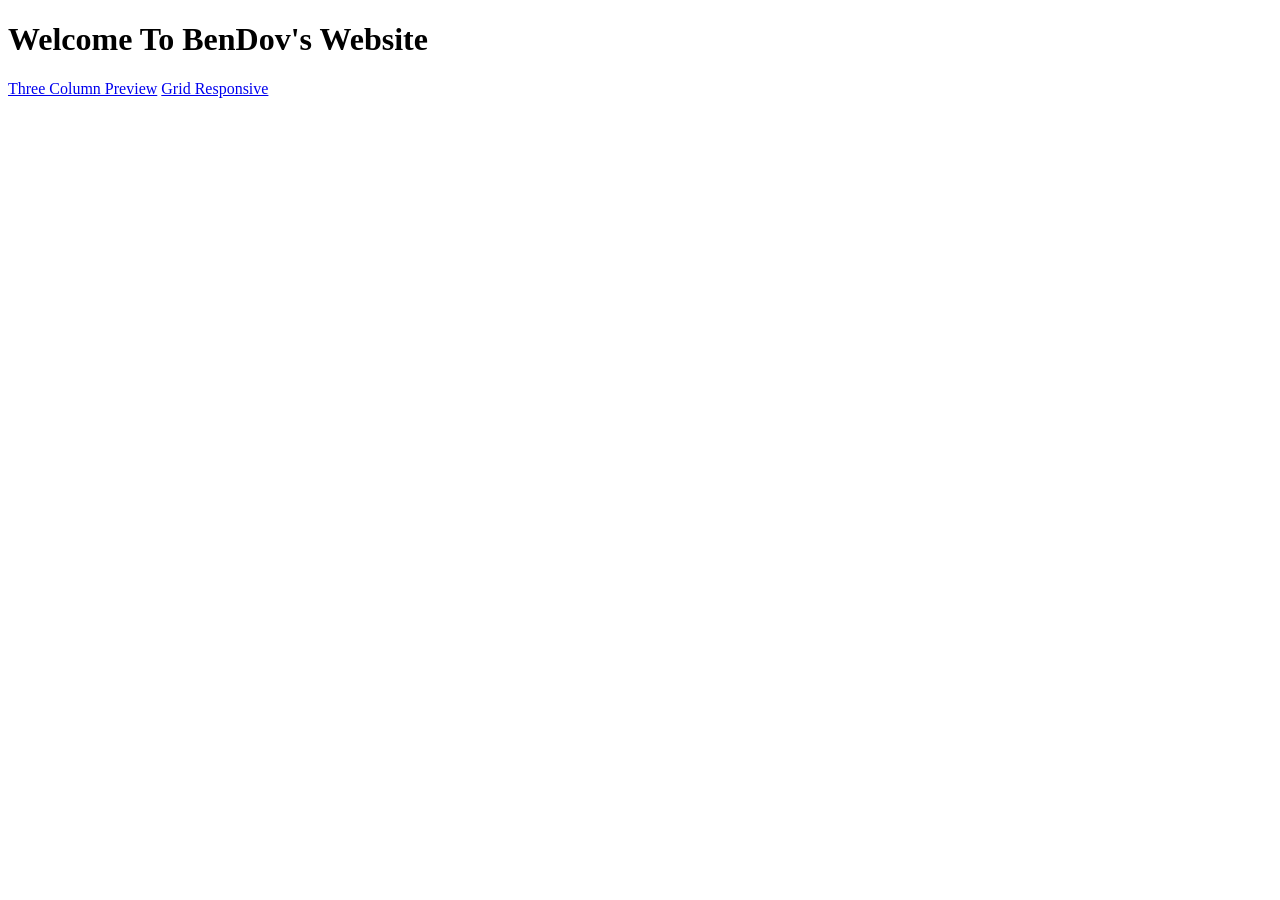
<file: index.html>
<!DOCTYPE html>
<html lang="en">
<head>
    <meta charset="UTF-8">
    <meta http-equiv="X-UA-Compatible" content="IE=edge">
    <meta name="viewport" content="width=device-width, initial-scale=1.0">
    <title>BenDov's Website</title>
</head>
<body>
    <h1>Welcome To BenDov's Website</h1>
    <a href="./ThreeColumnPreview/">Three Column Preview</a>
    <a href="./testimonials-grid-section-main/testimonials-grid-section-main/">Grid Responsive</a>
</body>
</html>
</file>
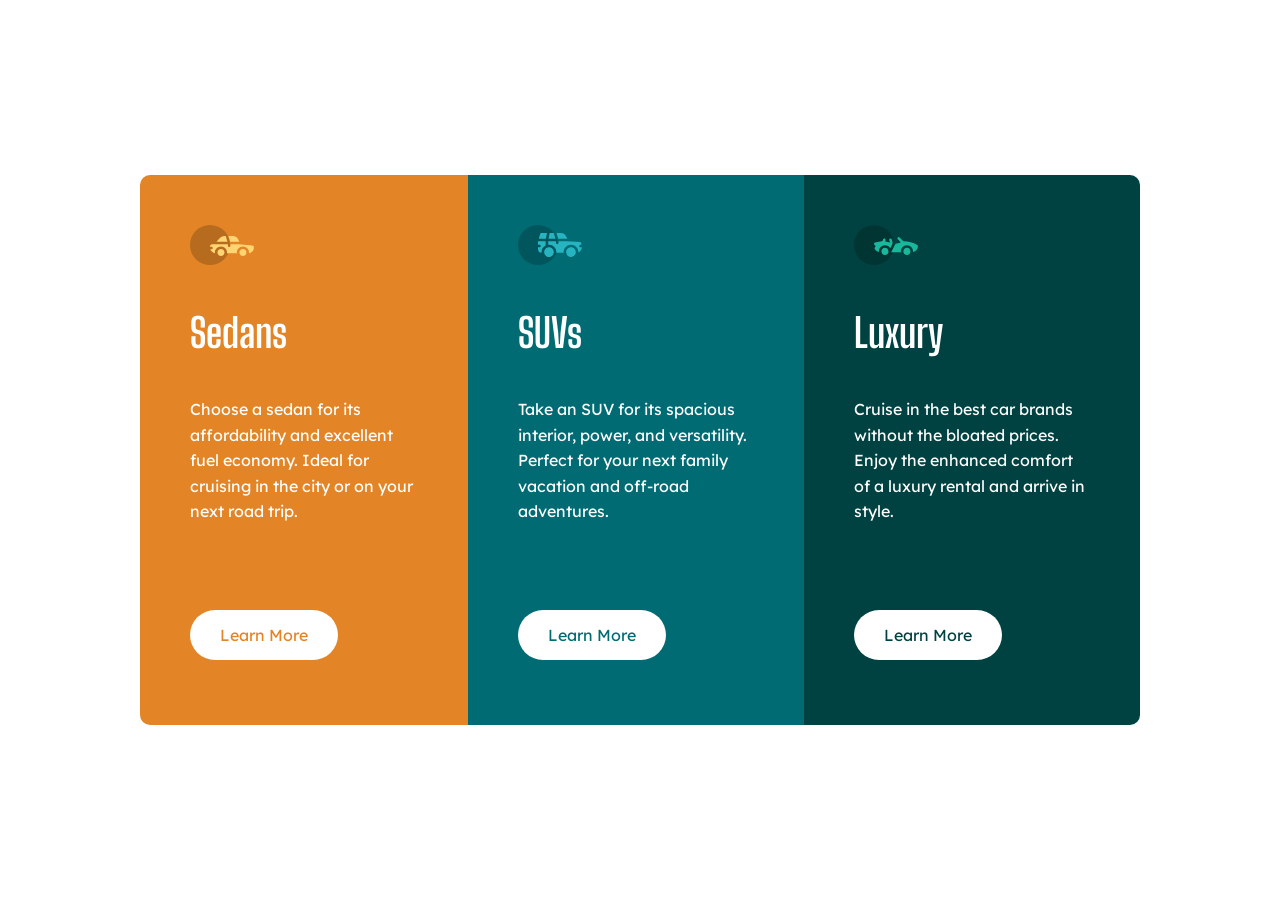
<file: ThreeColumnPreview/index.html>
<!DOCTYPE html>
<html lang="en">

<head>
  <meta charset="UTF-8">
  <meta name="viewport" content="width=device-width, initial-scale=1.0">
  <!-- displays site properly based on user's device -->

  <link rel="icon" type="image/png" sizes="32x32" href="./images/favicon-32x32.png">

  <title>Frontend Mentor | 3-column preview card component</title>

  <link rel="stylesheet" href="style.css">
  <link rel="preconnect" href="https://fonts.googleapis.com">
  <link rel="preconnect" href="https://fonts.gstatic.com" crossorigin>
  <link href="https://fonts.googleapis.com/css2?family=Big+Shoulders+Display:wght@700&family=Lexend+Deca&display=swap" rel="stylesheet">
  </style>
</head>

<body>
  <div class="container">
    <div class="orange-window">
      <img src="./images/icon-sedans.svg" alt="">
      <h1>Sedans</h1>
      <p>Choose a sedan for its affordability and excellent fuel economy. Ideal for cruising in the city
        or on your next road trip.</p>
        <a href="#">Learn More</a>
    </div>

    <div class="blue-window">
      <img src="./images/icon-suvs.svg" alt="">
      <h1>SUVs</h1>
      <p>Take an SUV for its spacious interior, power, and versatility. Perfect for your next family vacation
        and off-road adventures.</p>
        <a href="#">Learn More</a>
    </div>

    <div class="green-window">
      <img src="./images/icon-luxury.svg" alt="">
      <h1>Luxury</h1>
      <p>Cruise in the best car brands without the bloated prices. Enjoy the enhanced comfort of a luxury
        rental and arrive in style.</p>
        <a href="#">Learn More</a>
    </div>
  </div>
</body>

</html>
</file>
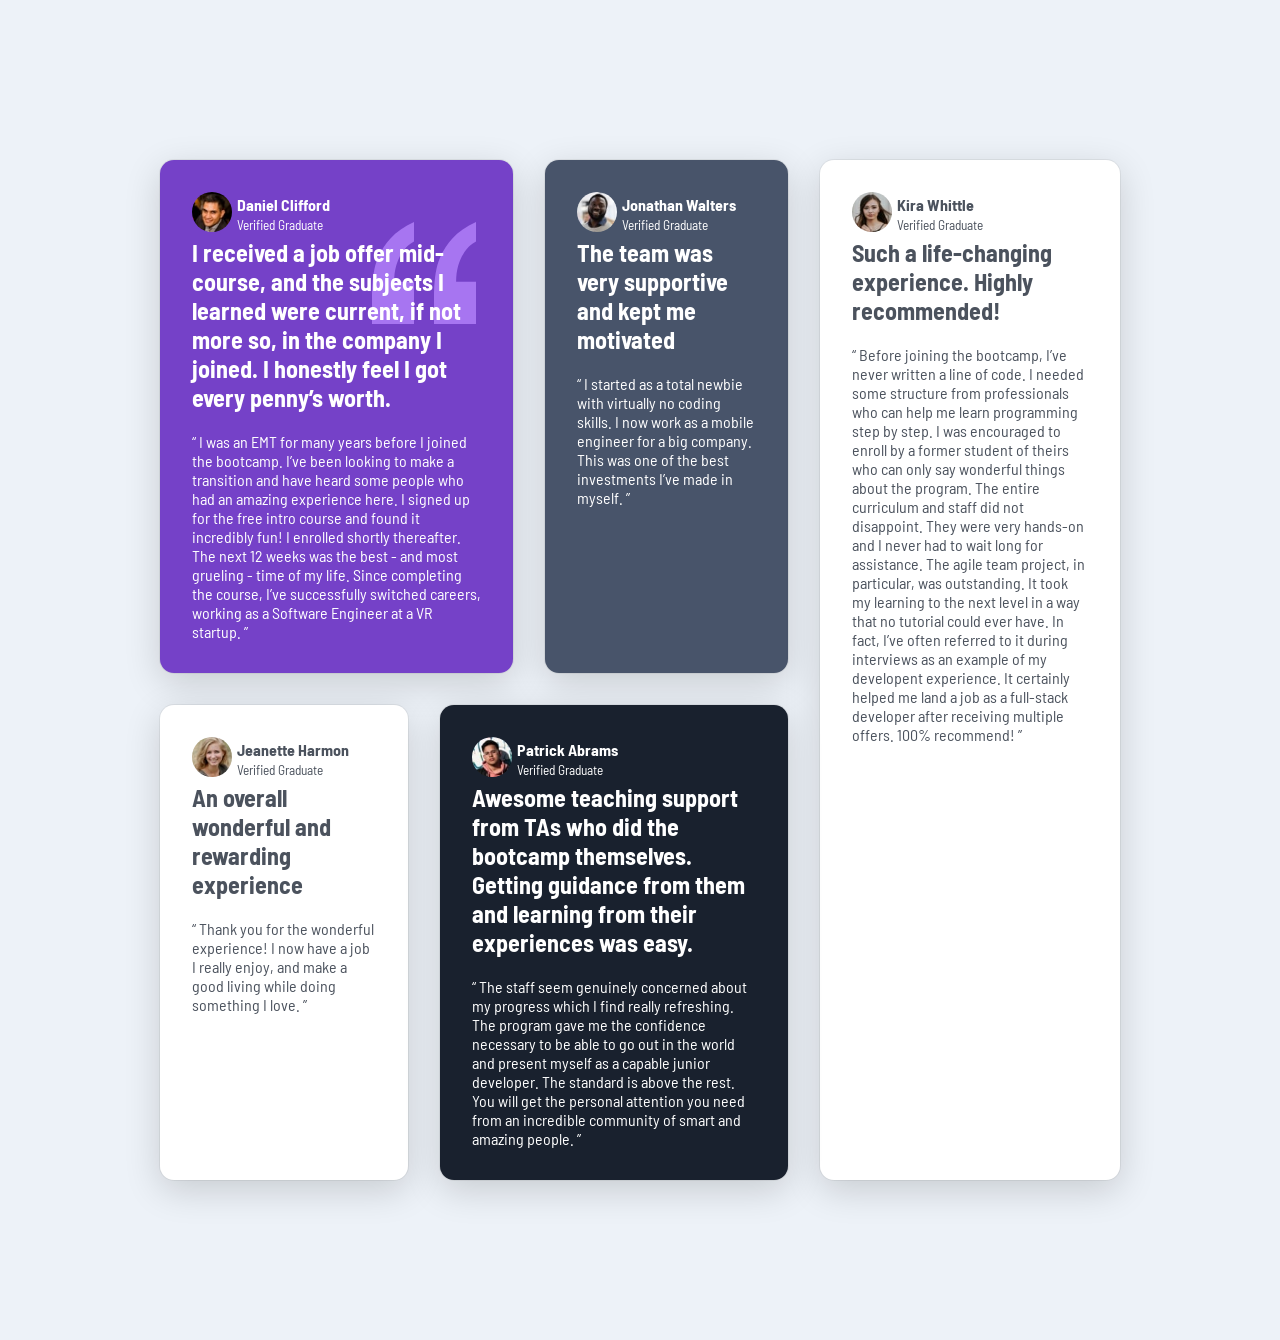
<file: testimonials-grid-section-main/testimonials-grid-section-main/index.html>
<!DOCTYPE html>
<html lang="en">

<head>
  <meta charset="UTF-8">
  <meta name="viewport" content="width=device-width, initial-scale=1.0">
  <!-- displays site properly based on user's device -->

  <link rel="icon" type="image/png" sizes="32x32" href="./images/favicon-32x32.png">

  <title>Frontend Mentor | [Challenge Name Here]</title>

  <link rel="stylesheet" href="style.css">
</head>

<body>
  <div class="container">
    <div class="daniel">
      <img class="bg-pattern" src="./images/bg-pattern-quotation.svg" alt="">
      <div class="profile">
        <img src="./images/image-daniel.jpg" alt="">
        <div>
          <h4>Daniel Clifford</h4>
          <small>Verified Graduate</small>
        </div>
      </div>

      <h2>I received a job offer mid-course, and the subjects I learned were current, if not more so,
        in the company I joined. I honestly feel I got every penny’s worth.</h2>

      <p>“ I was an EMT for many years before I joined the bootcamp. I’ve been looking to make a
        transition and have heard some people who had an amazing experience here. I signed up
        for the free intro course and found it incredibly fun! I enrolled shortly thereafter.
        The next 12 weeks was the best - and most grueling - time of my life. Since completing
        the course, I’ve successfully switched careers, working as a Software Engineer at a VR startup. ”</p>
    </div>

    <div class="jonathan">
      <div class="profile">
        <img src="./images/image-jonathan.jpg" alt="">
        <div>
          <h4>Jonathan Walters</h4>
          <small>Verified Graduate</small>
        </div>
      </div>

      <h2>The team was very supportive and kept me motivated</h2>

      <p>“ I started as a total newbie with virtually no coding skills. I now work as a mobile engineer
        for a big company. This was one of the best investments I’ve made in myself. ”</p>
    </div>

    <div class="kira">
      <div class="profile">
        <img src="./images/image-kira.jpg" alt="">
        <div>
          <h4>Kira Whittle</h4>
          <small>Verified Graduate</small>
        </div>
      </div>

      <h2>Such a life-changing experience. Highly recommended!</h2>

      <p>“ Before joining the bootcamp, I’ve never written a line of code. I needed some structure from
        professionals who can help me learn programming step by step. I was encouraged to enroll by a former
        student of theirs who can only say wonderful things about the program. The entire curriculum and staff
        did not disappoint. They were very hands-on and I never had to wait long for assistance. The agile team
        project, in particular, was outstanding. It took my learning to the next level in a way that no tutorial
        could ever have. In fact, I’ve often referred to it during interviews as an example of my developent
        experience. It certainly helped me land a job as a full-stack developer after receiving multiple offers.
        100% recommend! ”</p>
    </div>

    <div class="jeanette">
      <div class="profile">
        <img src="./images/image-jeanette.jpg" alt="">
        <div>
          <h4>Jeanette Harmon</h4>
          <small>Verified Graduate</small>
        </div>
      </div>

      <h2>An overall wonderful and rewarding experience</h2>

      <p>“ Thank you for the wonderful experience! I now have a job I really enjoy, and make a good living
        while doing something I love. ”</p>
    </div>

    <div class="patrick">
      <div class="profile">
        <img src="./images/image-patrick.jpg" alt="">
        <div>
          <h4>Patrick Abrams</h4>
          <small>Verified Graduate</small>
        </div>
      </div>

      <h2>Awesome teaching support from TAs who did the bootcamp themselves. Getting guidance from them and
        learning from their experiences was easy.</h2>

      <p>“ The staff seem genuinely concerned about my progress which I find really refreshing. The program
        gave me the confidence necessary to be able to go out in the world and present myself as a capable
        junior developer. The standard is above the rest. You will get the personal attention you need from
        an incredible community of smart and amazing people. ”</p>
    </div>


  </div>
</body>

</html>
</file>
<file: ThreeColumnPreview/style.css>
* {
    margin: 0;
    padding: 0;
    box-sizing: border-box;
}

body {
    background-color: white;
    overflow-x: hidden;
}

h1 {
    font-family: 'Big Shoulders Display', cursive;
    font-size: 40px;
    padding: 40px 0;
}

p {
    font-family: 'Lexend Deca', sans-serif;
    font-size: 16px;    
    line-height: 1.6;
    font-weight: 400;
    margin-bottom: 100px;
}

.container {
    min-width: 1000px;
    position: absolute;
    display: flex;
    top: 50%;
    left: 50%;
    transform: translate(-50%, -50%);
    height: 550px;
    border-radius: 10px;
    color: white;
    overflow:hidden;
}

.orange-window {
    padding: 50px;
    background-color: hsl(30, 77%, 52%);
}

.blue-window {
    padding: 50px;
    background-color: hsl(185, 98%, 23%);
}

.green-window {
    padding: 50px;
    background-color: hsl(179, 100%, 13%);
}

a {  
    font-family: 'Lexend Deca', sans-serif;;
    text-decoration: none;
    color: black;
    background-color: white;
    padding: 15px 30px;
    border-radius: 40px;
}

.green-window a {
    color: hsl(179, 100%, 13%);
}

.blue-window a {
    color: hsl(185, 98%, 23%);
}

.orange-window a {
    color: hsl(30, 77%, 52%);
}

.green-window a:hover {
    background-color: hsl(179, 100%, 13%);
    border: 3px solid white;
    color: white;
}

.blue-window a:hover {
    background-color: hsl(185, 98%, 23%);
    border: 3px solid white;
    color: white;
}

.orange-window a:hover {
    background-color: hsl(30, 77%, 52%);
    border: 3px solid white;
    color: white;
}
</file>
<file: testimonials-grid-section-main/testimonials-grid-section-main/style.css>
@import url('https://fonts.googleapis.com/css2?family=Barlow+Semi+Condensed:wght@500;600&display=swap');

* {
    margin: 0;
    padding: 0;
    box-sizing: border-box;
}

body {
    font-family: 'Barlow Semi Condensed';
    background-color: hsl(213, 44%, 95%);
    color: white;
}

.container {
    padding: 10em;
    display: grid;
    gap: 2em;
    grid-template-areas:
        'p p g w1'
        'w2 dg dg w1'
    ;
}

h2 {
    position: relative;
}

.profile img {
    border-radius: 50%;
    height: 40px;
}

.profile {
    display: flex;
    margin-bottom: 5px;
}

.profile div {   
    margin-top: 3px;
    margin-left: 5px;
}

h2 {
    margin-bottom: 20px;
}

.container .daniel, .jonathan, .kira, .jeanette, .patrick {
    padding: 2em;
    border-radius: 14px;
    box-shadow: rgba(0, 0, 0, 0.16) 0px 10px 36px 0px, rgba(0, 0, 0, 0.06) 0px 0px 0px 1px;
    position: relative;
}

.daniel {
    background-color: hsl(263, 55%, 52%);
    grid-area: p;
}

.jonathan {
    background-color: hsl(219, 19%, 35%);
    grid-area: g;
}

.kira {
    background-color: white;
    color: hsl(217, 11%, 33%);
    grid-area: w1;
    width:300px;
}

.jeanette {
    background-color: white;
    color: hsl(217, 11%, 33%);
    grid-area: w2;

}

.patrick {
    background-color: hsl(217, 30%, 14%);
    grid-area: dg;
}

.bg-pattern {   /*quote*/
    position: absolute;
    top: 12%;
    left: 60%;
}

@media screen and (max-width: 991px) {
    .container {
        grid-template-columns: minmax(400px, 1fr);
        grid-template-areas: 'p' 'g' 'w1' 'dg' 'w2';
    }

    .kira {
        width: unset;
    }
}
</file>
